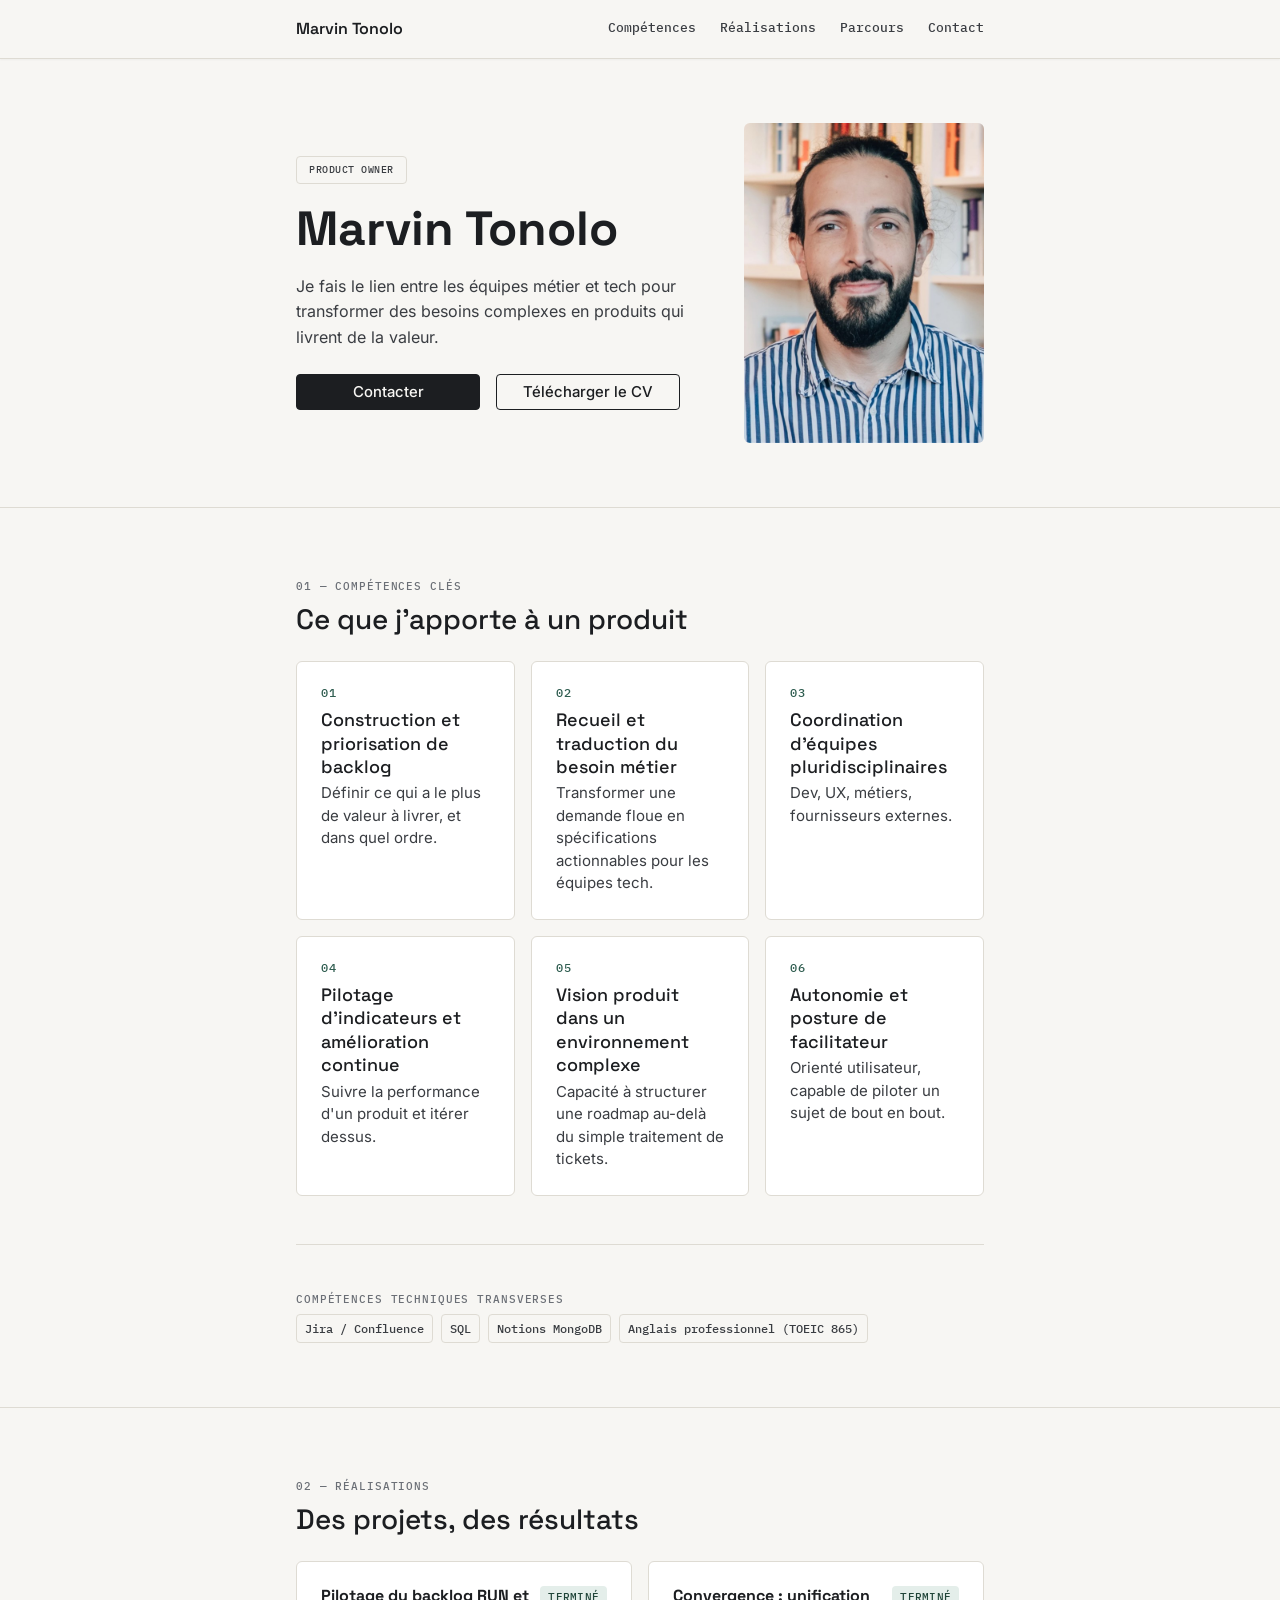
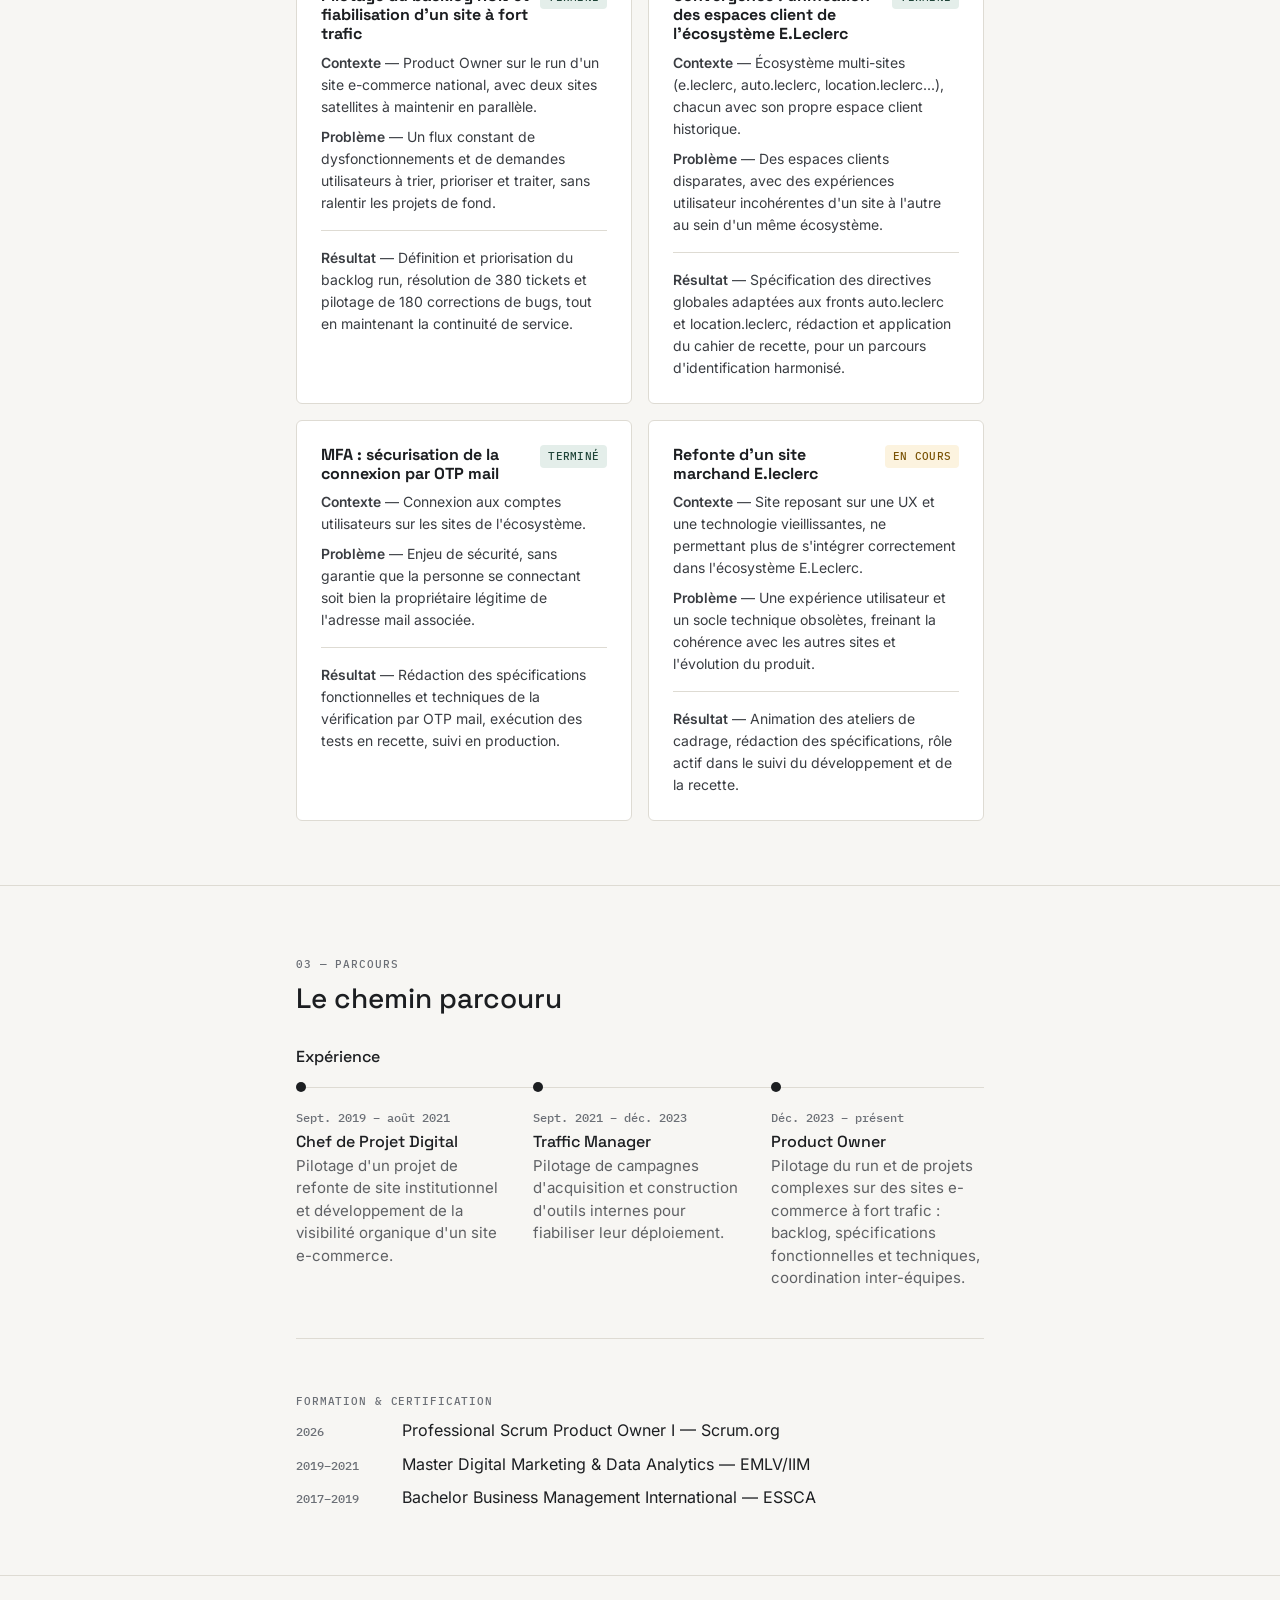
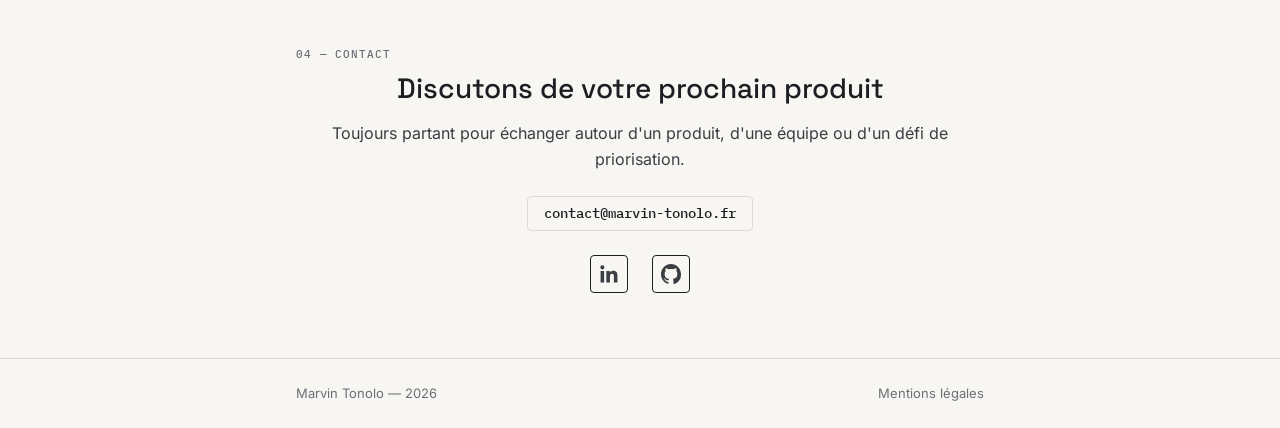
<file: index.html>
<!DOCTYPE html>
<html lang="fr">
<head>
  <meta charset="UTF-8">
  <meta name="viewport" content="width=device-width, initial-scale=1.0">
  <title>Marvin Tonolo — Product Owner | Backlog, Roadmap, Vision produit</title>
  <meta name="description" content="Product Owner spécialisé en pilotage de backlog, roadmap produit et coordination d'équipes pluridisciplinaires. Découvrez mes réalisations concrètes.">
  <link rel="canonical" href="https://marvin-tonolo.fr/">

  <link rel="icon" type="image/svg+xml" href="favicon.svg">
  <link rel="icon" type="image/x-icon" href="favicon.ico" sizes="16x16">
  <link rel="apple-touch-icon" href="apple-touch-icon.png">
  <link rel="manifest" href="site.webmanifest">

  <!-- Open Graph -->
  <meta property="og:type" content="website">
  <meta property="og:locale" content="fr_FR">
  <meta property="og:url" content="https://marvin-tonolo.fr/">
  <meta property="og:title" content="Marvin Tonolo — Product Owner | Backlog, Roadmap, Vision produit">
  <meta property="og:description" content="Product Owner spécialisé en pilotage de backlog, roadmap produit et coordination d'équipes pluridisciplinaires. Découvrez mes réalisations concrètes.">
  <meta property="og:image" content="https://marvin-tonolo.fr/assets/images/og-image.png">
  <meta property="og:image:width" content="1200">
  <meta property="og:image:height" content="630">

  <link rel="stylesheet" href="css/style.css">

  <!-- Schema.org — Person -->
  <script type="application/ld+json">
  {
    "@context": "https://schema.org",
    "@type": "Person",
    "name": "Marvin Tonolo",
    "jobTitle": "Product Owner",
    "url": "https://marvin-tonolo.fr/",
    "sameAs": [
      "https://www.linkedin.com/in/marvin-tonolo/",
      "https://github.com/MisterVain"
    ]
  }
  </script>

  <!-- GoatCounter -->
  <script data-goatcounter="https://marvin-tonolo.goatcounter.com/count"
          async src="//gc.zgo.at/count.js"></script>
</head>
<body>

  <header class="site-header">
    <div class="container site-nav">
      <p class="nav-brand">Marvin Tonolo</p>
      <nav aria-label="Navigation principale">
        <ul class="nav-list">
          <li><a href="#competences">Compétences</a></li>
          <li><a href="#preuves">Réalisations</a></li>
          <li><a href="#parcours">Parcours</a></li>
          <li><a href="#contact">Contact</a></li>
        </ul>
      </nav>
    </div>
  </header>

  <main>

    <section id="hero" class="section hero">
      <div class="container hero-layout">
        <div class="hero-avatar">
          <img src="assets/images/marvin-tonolo.jpeg" alt="Marvin Tonolo" width="800" height="800">
        </div>
        <div class="hero-content">
          <span class="hero-badge">Product Owner</span>
          <h1 class="hero-name">Marvin Tonolo</h1>
          <p class="hero-tagline text-secondary">Je fais le lien entre les équipes métier et tech pour transformer des besoins complexes en produits qui livrent de la valeur.</p>
          <div class="hero-cta">
            <a href="#contact" class="btn-primary">Contacter</a>
            <a href="cv-marvin-tonolo.pdf" download class="btn-secondary">Télécharger le CV</a>
          </div>
        </div>
      </div>
    </section>

    <hr class="section-divider">

    <section id="competences" class="section">
      <div class="container">
        <p class="section-eyebrow">01 — Compétences clés</p>
        <h2 class="section-title">Ce que j'apporte à un produit</h2>

        <ul class="skills-grid">
          <li class="skill-item card">
            <span class="card-number">01</span>
            <h3>Construction et priorisation de backlog</h3>
            <p class="text-secondary">Définir ce qui a le plus de valeur à livrer, et dans quel ordre.</p>
          </li>
          <li class="skill-item card">
            <span class="card-number">02</span>
            <h3>Recueil et traduction du besoin métier</h3>
            <p class="text-secondary">Transformer une demande floue en spécifications actionnables pour les équipes tech.</p>
          </li>
          <li class="skill-item card">
            <span class="card-number">03</span>
            <h3>Coordination d'équipes pluridisciplinaires</h3>
            <p class="text-secondary">Dev, UX, métiers, fournisseurs externes.</p>
          </li>
          <li class="skill-item card">
            <span class="card-number">04</span>
            <h3>Pilotage d'indicateurs et amélioration continue</h3>
            <p class="text-secondary">Suivre la performance d'un produit et itérer dessus.</p>
          </li>
          <li class="skill-item card">
            <span class="card-number">05</span>
            <h3>Vision produit dans un environnement complexe</h3>
            <p class="text-secondary">Capacité à structurer une roadmap au-delà du simple traitement de tickets.</p>
          </li>
          <li class="skill-item card">
            <span class="card-number">06</span>
            <h3>Autonomie et posture de facilitateur</h3>
            <p class="text-secondary">Orienté utilisateur, capable de piloter un sujet de bout en bout.</p>
          </li>
        </ul>

        <div class="skills-extra">
          <h3>Compétences techniques transverses</h3>
          <ul class="tag-list">
            <li class="tag">Jira / Confluence</li>
            <li class="tag">SQL</li>
            <li class="tag">Notions MongoDB</li>
            <li class="tag">Anglais professionnel (TOEIC 865)</li>
          </ul>
        </div>
      </div>
    </section>

    <hr class="section-divider">

    <section id="preuves" class="section">
      <div class="container">
        <p class="section-eyebrow">02 — Réalisations</p>
        <h2 class="section-title">Des projets, des résultats</h2>

        <div class="proof-grid">
          <article class="card">
            <div class="card-header">
              <h3>Pilotage du backlog RUN et fiabilisation d'un site à fort trafic</h3>
              <span class="badge-done">Terminé</span>
            </div>
            <div class="proof-content text-secondary">
              <p class="proof-block"><strong>Contexte</strong> — Product Owner sur le run d'un site e-commerce national, avec deux sites satellites à maintenir en parallèle.</p>
              <p class="proof-block"><strong>Problème</strong> — Un flux constant de dysfonctionnements et de demandes utilisateurs à trier, prioriser et traiter, sans ralentir les projets de fond.</p>
              <hr class="proof-divider">
              <p class="proof-block"><strong>Résultat</strong> — Définition et priorisation du backlog run, résolution de 380 tickets et pilotage de 180 corrections de bugs, tout en maintenant la continuité de service.</p>
            </div>
          </article>

          <article class="card">
            <div class="card-header">
              <h3>Convergence : unification des espaces client de l'écosystème E.Leclerc</h3>
              <span class="badge-done">Terminé</span>
            </div>
            <div class="proof-content text-secondary">
              <p class="proof-block"><strong>Contexte</strong> — Écosystème multi-sites (e.leclerc, auto.leclerc, location.leclerc...), chacun avec son propre espace client historique.</p>
              <p class="proof-block"><strong>Problème</strong> — Des espaces clients disparates, avec des expériences utilisateur incohérentes d'un site à l'autre au sein d'un même écosystème.</p>
              <hr class="proof-divider">
              <p class="proof-block"><strong>Résultat</strong> — Spécification des directives globales adaptées aux fronts auto.leclerc et location.leclerc, rédaction et application du cahier de recette, pour un parcours d'identification harmonisé.</p>
            </div>
          </article>

          <article class="card">
            <div class="card-header">
              <h3>MFA : sécurisation de la connexion par OTP mail</h3>
              <span class="badge-done">Terminé</span>
            </div>
            <div class="proof-content text-secondary">
              <p class="proof-block"><strong>Contexte</strong> — Connexion aux comptes utilisateurs sur les sites de l'écosystème.</p>
              <p class="proof-block"><strong>Problème</strong> — Enjeu de sécurité, sans garantie que la personne se connectant soit bien la propriétaire légitime de l'adresse mail associée.</p>
              <hr class="proof-divider">
              <p class="proof-block"><strong>Résultat</strong> — Rédaction des spécifications fonctionnelles et techniques de la vérification par OTP mail, exécution des tests en recette, suivi en production.</p>
            </div>
          </article>

          <article class="card">
            <div class="card-header">
              <h3>Refonte d'un site marchand E.leclerc</h3>
              <span class="badge-progress">En cours</span>
            </div>
            <div class="proof-content text-secondary">
              <p class="proof-block"><strong>Contexte</strong> — Site reposant sur une UX et une technologie vieillissantes, ne permettant plus de s'intégrer correctement dans l'écosystème E.Leclerc.</p>
              <p class="proof-block"><strong>Problème</strong> — Une expérience utilisateur et un socle technique obsolètes, freinant la cohérence avec les autres sites et l'évolution du produit.</p>
              <hr class="proof-divider">
              <p class="proof-block"><strong>Résultat</strong> — Animation des ateliers de cadrage, rédaction des spécifications, rôle actif dans le suivi du développement et de la recette.</p>
            </div>
          </article>
        </div>
      </div>
    </section>

    <hr class="section-divider">

    <section id="parcours" class="section">
      <div class="container">
        <p class="section-eyebrow">03 — Parcours</p>
        <h2 class="section-title">Le chemin parcouru</h2>

        <h3 class="parcours-subtitle">Expérience</h3>
        <ol class="timeline">
          <li class="timeline-item">
            <span class="timeline-dot" aria-hidden="true"></span>
            <p class="timeline-meta text-tertiary">Sept. 2019 – août 2021</p>
            <h4 class="timeline-role">Chef de Projet Digital</h4>
            <p class="text-secondary">Pilotage d'un projet de refonte de site institutionnel et développement de la visibilité organique d'un site e-commerce.</p>
          </li>
          <li class="timeline-item">
            <span class="timeline-dot" aria-hidden="true"></span>
            <p class="timeline-meta text-tertiary">Sept. 2021 – déc. 2023</p>
            <h4 class="timeline-role">Traffic Manager</h4>
            <p class="text-secondary">Pilotage de campagnes d'acquisition et construction d'outils internes pour fiabiliser leur déploiement.</p>
          </li>
          <li class="timeline-item">
            <span class="timeline-dot" aria-hidden="true"></span>
            <p class="timeline-meta text-tertiary">Déc. 2023 – présent</p>
            <h4 class="timeline-role">Product Owner</h4>
            <p class="text-secondary">Pilotage du run et de projets complexes sur des sites e-commerce à fort trafic : backlog, spécifications fonctionnelles et techniques, coordination inter-équipes.</p>
          </li>
        </ol>

        <hr class="parcours-divider">

        <div class="parcours-education">
          <p class="section-eyebrow">Formation &amp; Certification</p>
          <ul class="education-list">
             <li class="education-item">
              <span class="education-date text-tertiary">2026</span>
              <span class="education-label">Professional Scrum Product Owner I — Scrum.org</span>
            </li>
            <li class="education-item">
              <span class="education-date text-tertiary">2019–2021</span>
              <span class="education-label">Master Digital Marketing &amp; Data Analytics — EMLV/IIM</span>
            </li>
            <li class="education-item">
              <span class="education-date text-tertiary">2017–2019</span>
              <span class="education-label">Bachelor Business Management International — ESSCA</span>
            </li>
          </ul>
        </div>
      </div>
    </section>

    <hr class="section-divider">

    <section id="contact" class="section">
      <div class="container">
        <p class="section-eyebrow">04 — Contact</p>
        <h2 class="section-title">Discutons de votre prochain produit</h2>
        <p class="contact-tagline text-secondary">Toujours partant pour échanger autour d'un produit, d'une équipe ou d'un défi de priorisation.</p>

        <div class="hero-cta">
          <a href="mailto:contact@marvin-tonolo.fr" class="contact-email-link">contact@marvin-tonolo.fr</a>
        </div>

        <ul class="social-links">
          <li>
            <a href="https://www.linkedin.com/in/marvin-tonolo/" target="_blank" rel="noopener noreferrer" aria-label="Profil LinkedIn de Marvin Tonolo">
              <svg viewBox="0 0 24 24" width="24" height="24" fill="currentColor" aria-hidden="true" focusable="false">
                <path d="M20.45 20.45h-3.55v-5.57c0-1.33-.02-3.03-1.85-3.03-1.86 0-2.14 1.45-2.14 2.94v5.66H9.36V9h3.41v1.56h.05c.47-.9 1.63-1.85 3.36-1.85 3.59 0 4.25 2.36 4.25 5.44v6.3zM5.34 7.43a2.06 2.06 0 1 1 0-4.12 2.06 2.06 0 0 1 0 4.12zM7.12 20.45H3.56V9h3.56v11.45z"/>
              </svg>
            </a>
          </li>
          <li>
            <a href="https://github.com/MisterVain" target="_blank" rel="noopener noreferrer" aria-label="Profil GitHub de Marvin Tonolo">
              <svg viewBox="0 0 24 24" width="24" height="24" fill="currentColor" aria-hidden="true" focusable="false">
                <path d="M12 2C6.48 2 2 6.58 2 12.19c0 4.49 2.87 8.3 6.84 9.65.5.1.68-.22.68-.48 0-.24-.01-.87-.01-1.71-2.78.62-3.37-1.36-3.37-1.36-.45-1.18-1.11-1.49-1.11-1.49-.91-.63.07-.62.07-.62 1 .07 1.53 1.05 1.53 1.05.89 1.56 2.34 1.11 2.91.85.09-.66.35-1.11.63-1.37-2.22-.26-4.56-1.14-4.56-5.06 0-1.12.39-2.03 1.03-2.75-.1-.26-.45-1.31.1-2.72 0 0 .84-.28 2.75 1.05a9.3 9.3 0 0 1 2.5-.35c.85 0 1.7.12 2.5.35 1.91-1.33 2.75-1.05 2.75-1.05.55 1.41.2 2.46.1 2.72.64.72 1.03 1.63 1.03 2.75 0 3.93-2.34 4.79-4.57 5.05.36.32.68.95.68 1.92 0 1.39-.01 2.51-.01 2.85 0 .27.18.59.69.48A10.02 10.02 0 0 0 22 12.19C22 6.58 17.52 2 12 2z"/>
              </svg>
            </a>
          </li>
        </ul>
      </div>
    </section>

  </main>

  <footer class="site-footer">
    <div class="container footer-row">
      <p class="text-tertiary">Marvin Tonolo — 2026</p>
      <a href="mentions-legales.html" class="footer-link text-tertiary">Mentions légales</a>
    </div>
  </footer>

</body>
</html>
</file>
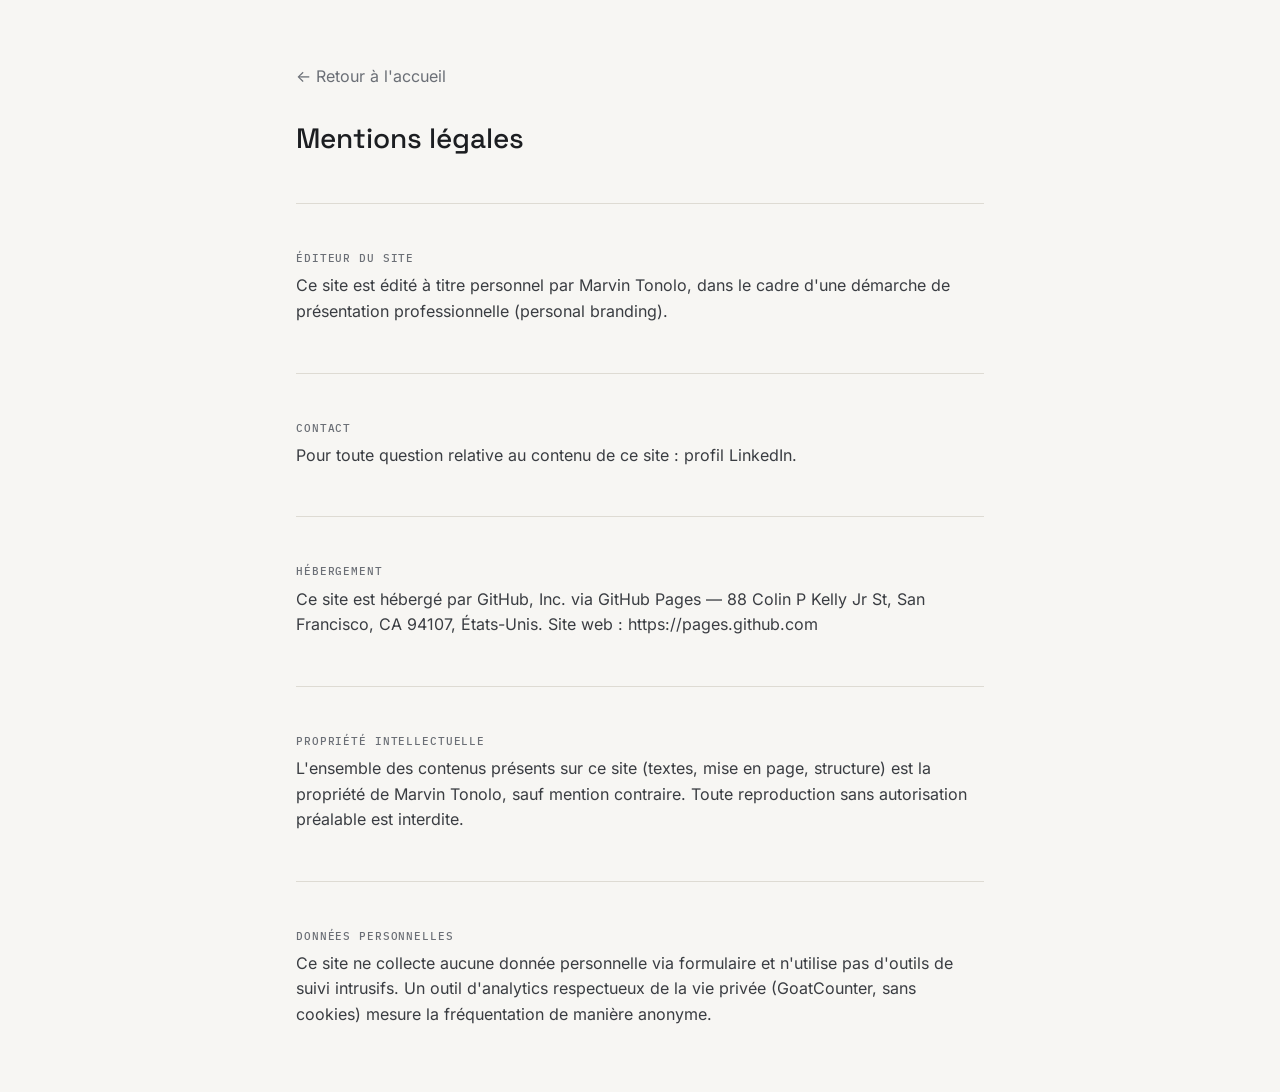
<file: mentions-legales.html>
<!DOCTYPE html>
<html lang="fr">
<head>
  <meta charset="UTF-8">
  <meta name="viewport" content="width=device-width, initial-scale=1.0">
  <title>Mentions légales | Marvin Tonolo</title>
  <meta name="robots" content="noindex">

  <link rel="icon" type="image/svg+xml" href="favicon.svg">
  <link rel="icon" type="image/x-icon" href="favicon.ico" sizes="16x16">
  <link rel="apple-touch-icon" href="apple-touch-icon.png">
  <link rel="manifest" href="site.webmanifest">

  <link rel="stylesheet" href="css/style.css">
</head>
<body>

  <main>

    <section class="section">
      <div class="container">
        <a href="index.html" class="footer-link text-tertiary">← Retour à l'accueil</a>

        <h1 class="section-title" style="margin-top: var(--space-5);">Mentions légales</h1>

        <div class="skills-extra">
          <h3 style="margin-bottom: var(--space-2);">Éditeur du site</h3>
          <p class="text-secondary">Ce site est édité à titre personnel par Marvin Tonolo, dans le cadre d'une démarche de présentation professionnelle (personal branding).</p>
        </div>

        <div class="skills-extra">
          <h3 style="margin-bottom: var(--space-2);">Contact</h3>
          <p class="text-secondary">Pour toute question relative au contenu de ce site : <a href="https://www.linkedin.com/in/marvin-tonolo/" target="_blank" rel="noopener noreferrer" class="footer-link">profil LinkedIn</a>.</p>
        </div>

        <div class="skills-extra">
          <h3 style="margin-bottom: var(--space-2);">Hébergement</h3>
          <p class="text-secondary">Ce site est hébergé par GitHub, Inc. via GitHub Pages — 88 Colin P Kelly Jr St, San Francisco, CA 94107, États-Unis. Site web : <a href="https://pages.github.com" target="_blank" rel="noopener noreferrer" class="footer-link">https://pages.github.com</a></p>
        </div>

        <div class="skills-extra">
          <h3 style="margin-bottom: var(--space-2);">Propriété intellectuelle</h3>
          <p class="text-secondary">L'ensemble des contenus présents sur ce site (textes, mise en page, structure) est la propriété de Marvin Tonolo, sauf mention contraire. Toute reproduction sans autorisation préalable est interdite.</p>
        </div>

        <div class="skills-extra">
          <h3 style="margin-bottom: var(--space-2);">Données personnelles</h3>
          <p class="text-secondary">Ce site ne collecte aucune donnée personnelle via formulaire et n'utilise pas d'outils de suivi intrusifs. Un outil d'analytics respectueux de la vie privée (GoatCounter, sans cookies) mesure la fréquentation de manière anonyme.</p>
        </div>
      </div>
    </section>

  </main>

</body>
</html>
</file>
<file: css/style.css>
/* ==========================================================================
   marvin-tonolo.fr — Fondations CSS
   Variables, polices, reset, composants réutilisables, structure responsive.
   Vanilla CSS — pas de préprocesseur, pas de framework.
   ========================================================================== */

/* --------------------------------------------------------------------------
   1. Variables
   -------------------------------------------------------------------------- */

:root {
  /* Couleurs */
  --color-paper: #F7F6F3;
  --color-ink: #1C1E21;
  --color-ink-rgb: 28, 30, 33;
  --color-line: #DEDBD3;
  --color-text-secondary: #3A3D42;
  --color-text-tertiary: #6B6F76;
  --color-done-bg: #E4EEEA;
  --color-done-text: #1F4438;
  --color-progress-bg: #FCF3DF;
  --color-progress-text: #7A5306;
  --color-accent: #2F5D50;

  --color-surface: #FFFFFF;

  /* Typographie */
  --font-display: 'Space Grotesk', sans-serif;
  --font-body: 'Inter', sans-serif;
  --font-mono: 'IBM Plex Mono', monospace;

  /* Rythme / échelle */
  --space-1: 4px;
  --space-2: 8px;
  --space-3: 16px;
  --space-4: 24px;
  --space-5: 32px;
  --space-6: 48px;
  --space-7: 64px;
  --space-8: 96px;

  --radius-sm: 4px;
  --radius-md: 6px;

  --container-max-width: 720px;
  --container-padding: var(--space-3);

  /* Hauteur réelle mesurée du header : ~116px mobile (marque + nav sur 2
     lignes), ~59px desktop (une ligne). Marge de sécurité ajoutée pour
     absorber un futur libellé de nav plus long ou un rendu de police
     différent — à revérifier si le contenu du header change. */
  --header-height: 140px;
}

@media (min-width: 768px) {
  :root {
    --header-height: 76px;
  }
}

/* --------------------------------------------------------------------------
   2. Polices (@font-face)
   -------------------------------------------------------------------------- */

@font-face {
  font-family: 'Space Grotesk';
  src: url('../assets/fonts/Space_Grotesk/SpaceGrotesk-Regular.woff2') format('woff2');
  font-weight: 400;
  font-display: swap;
}
@font-face {
  font-family: 'Space Grotesk';
  src: url('../assets/fonts/Space_Grotesk/SpaceGrotesk-Medium.woff2') format('woff2');
  font-weight: 500;
  font-display: swap;
}
@font-face {
  font-family: 'Space Grotesk';
  src: url('../assets/fonts/Space_Grotesk/SpaceGrotesk-SemiBold.woff2') format('woff2');
  font-weight: 600;
  font-display: swap;
}
@font-face {
  font-family: 'Space Grotesk';
  src: url('../assets/fonts/Space_Grotesk/SpaceGrotesk-Bold.woff2') format('woff2');
  font-weight: 700;
  font-display: swap;
}
@font-face {
  font-family: 'Inter';
  src: url('../assets/fonts/Inter/Inter-Regular.woff2') format('woff2');
  font-weight: 400;
  font-display: swap;
}
@font-face {
  font-family: 'Inter';
  src: url('../assets/fonts/Inter/Inter-Italic.woff2') format('woff2');
  font-weight: 400;
  font-style: italic;
  font-display: swap;
}
@font-face {
  font-family: 'Inter';
  src: url('../assets/fonts/Inter/Inter18pt-Medium.woff2') format('woff2');
  font-weight: 500;
  font-display: swap;
}
@font-face {
  font-family: 'Inter';
  src: url('../assets/fonts/Inter/Inter18pt-SemiBold.woff2') format('woff2');
  font-weight: 600;
  font-display: swap;
}
@font-face {
  font-family: 'Inter';
  src: url('../assets/fonts/Inter/Inter18pt-Bold.woff2') format('woff2');
  font-weight: 700;
  font-display: swap;
}
@font-face {
  font-family: 'IBM Plex Mono';
  src: url('../assets/fonts/IBM_Plex_Mono/IBMPlexMono-Medium.woff2') format('woff2');
  font-weight: 500;
  font-display: swap;
}

/* --------------------------------------------------------------------------
   3. Reset / Base
   -------------------------------------------------------------------------- */

*,
*::before,
*::after {
  box-sizing: border-box;
}

* {
  margin: 0;
  padding: 0;
}

html {
  scroll-behavior: smooth;
  -webkit-text-size-adjust: 100%;
}

body {
  background-color: var(--color-paper);
  color: var(--color-ink);
  font-family: var(--font-body);
  font-weight: 400;
  font-size: 16px;
  line-height: 1.6;
  -webkit-font-smoothing: antialiased;
  text-rendering: optimizeLegibility;
}

img,
picture,
svg,
video {
  display: block;
  max-width: 100%;
  height: auto;
}

ul,
ol {
  list-style: none;
}

a {
  color: inherit;
  text-decoration: none;
}

button,
input,
textarea,
select {
  font: inherit;
  color: inherit;
  background: none;
  border: none;
}

button {
  cursor: pointer;
}

h1, h2, h3, h4, h5, h6 {
  font-family: var(--font-display);
  font-weight: 500;
  line-height: 1.2;
}

/* --------------------------------------------------------------------------
   4. Accessibilité — focus visible, préférences de mouvement
   -------------------------------------------------------------------------- */

a:focus-visible,
button:focus-visible,
input:focus-visible,
textarea:focus-visible,
[tabindex]:focus-visible {
  outline: 2px solid var(--color-ink);
  outline-offset: 2px;
  border-radius: var(--radius-sm);
}

@media (prefers-reduced-motion: reduce) {
  html {
    scroll-behavior: auto;
  }
}

/* --------------------------------------------------------------------------
   5. Structure / conteneur de page
   -------------------------------------------------------------------------- */

.container {
  width: 100%;
  max-width: var(--container-max-width);
  margin-inline: auto;
  padding-inline: var(--container-padding);
}

.section {
  padding-block: var(--space-6);
  scroll-margin-top: var(--header-height);
}

@media (min-width: 768px) {
  .section {
    padding-block: var(--space-7);
  }
}

/* --------------------------------------------------------------------------
   6. Typographie utilitaire
   -------------------------------------------------------------------------- */

.section-eyebrow {
  display: inline-block;
  font-family: var(--font-mono);
  font-weight: 500;
  font-size: 11px;
  letter-spacing: 0.08em;
  text-transform: uppercase;
  color: var(--color-text-tertiary);
  margin-bottom: var(--space-2);
}

.section-title {
  font-family: var(--font-display);
  font-weight: 500;
  font-size: 24px;
  color: var(--color-ink);
}

@media (min-width: 768px) {
  .section-title {
    font-size: 28px;
  }
}

.hero-name {
  font-family: var(--font-display);
  font-weight: 700;
  font-size: 36px;
  color: var(--color-ink);
}

@media (min-width: 768px) {
  .hero-name {
    font-size: 48px;
  }
}

.text-secondary {
  color: var(--color-text-secondary);
}

.text-tertiary {
  color: var(--color-text-tertiary);
}

/* --------------------------------------------------------------------------
   7. Séparateur de section
   -------------------------------------------------------------------------- */

.section-divider {
  border: none;
  border-top: 1px solid var(--color-line);
  margin: 0;
}

/* --------------------------------------------------------------------------
   8. Boutons
   -------------------------------------------------------------------------- */

.btn-primary,
.btn-secondary {
  display: inline-flex;
  align-items: center;
  justify-content: center;
  gap: var(--space-2);
  padding: var(--space-2) var(--space-4);
  border-radius: var(--radius-sm);
  font-family: var(--font-body);
  font-weight: 500;
  font-size: 15px;
  line-height: 1.2;
  transition: background-color 0.15s ease, color 0.15s ease, border-color 0.15s ease;
}

.hero-cta .btn-primary,
.hero-cta .btn-secondary {
  min-width: 11.5rem;
}

.btn-primary {
  background-color: var(--color-ink);
  color: var(--color-paper);
  border: 1px solid var(--color-ink);
}

.btn-primary:hover {
  background-color: var(--color-text-secondary);
  border-color: var(--color-text-secondary);
}

.btn-secondary {
  background-color: transparent;
  color: var(--color-ink);
  border: 1px solid var(--color-ink);
}

.btn-secondary:hover {
  background-color: var(--color-ink);
  color: var(--color-paper);
}

/* --------------------------------------------------------------------------
   9. Badges
   -------------------------------------------------------------------------- */

.badge-done,
.badge-progress {
  display: inline-block;
  font-family: var(--font-mono);
  font-weight: 500;
  font-size: 11px;
  letter-spacing: 0.02em;
  text-transform: uppercase;
  padding: var(--space-1) var(--space-2);
  border-radius: var(--radius-sm);
  line-height: 1.4;
}

.badge-done {
  background-color: var(--color-done-bg);
  color: var(--color-done-text);
}

.badge-progress {
  background-color: var(--color-progress-bg);
  color: var(--color-progress-text);
}

/* --------------------------------------------------------------------------
   10. Card
   -------------------------------------------------------------------------- */

.card {
  background-color: var(--color-surface);
  border: 1px solid var(--color-line);
  border-radius: var(--radius-md);
  padding: var(--space-4);
}

/* --------------------------------------------------------------------------
   11. Avatar / placeholder du hero
   -------------------------------------------------------------------------- */

.hero-avatar {
  width: 120px;
  height: 120px;
  border-radius: 50%;
  overflow: hidden;
  background-color: var(--color-line);
  flex-shrink: 0;
}

.hero-avatar img {
  width: 100%;
  height: 100%;
  object-fit: cover;
}

@media (min-width: 768px) {
  .hero-avatar {
    width: 100%;
    height: auto;
    aspect-ratio: 3 / 4;
    border-radius: var(--radius-md);
  }
}

/* --------------------------------------------------------------------------
   12. Layout hero (colonne mobile, deux colonnes desktop)
   -------------------------------------------------------------------------- */

.hero-layout {
  display: flex;
  flex-direction: column;
  align-items: flex-start;
  gap: var(--space-4);
}

@media (min-width: 768px) {
  .hero-layout {
    flex-direction: row-reverse;
    align-items: center;
    gap: var(--space-6);
  }

  .hero-layout > .hero-avatar {
    max-width: 240px;
  }
}

.hero-badge {
  display: inline-block;
  font-family: var(--font-mono);
  font-weight: 500;
  font-size: 10px;
  letter-spacing: 0.05em;
  text-transform: uppercase;
  color: var(--color-text-secondary);
  background-color: transparent;
  border: 1px solid var(--color-line);
  border-radius: var(--radius-sm);
  padding: 5px 12px;
  margin-bottom: var(--space-3);
}

/* --------------------------------------------------------------------------
   13. En-tête / navigation
   -------------------------------------------------------------------------- */

.site-header {
  position: sticky;
  top: 0;
  z-index: 100;
  background-color: var(--color-paper);
  border-bottom: 1px solid var(--color-line);
  box-shadow: 0 1px 2px rgba(var(--color-ink-rgb), 0.04);
}

.site-nav {
  display: flex;
  flex-wrap: wrap;
  align-items: center;
  justify-content: space-between;
  gap: var(--space-2);
  padding-block: var(--space-3);
}

.nav-brand {
  font-family: var(--font-display);
  font-weight: 600;
  font-size: 16px;
}

.nav-list {
  display: flex;
  flex-wrap: wrap;
  gap: var(--space-2) var(--space-4);
  font-family: var(--font-mono);
  font-size: 13px;
}

.nav-list a {
  color: var(--color-text-secondary);
}

.nav-list a:hover {
  color: var(--color-ink);
}

/* --------------------------------------------------------------------------
   14. Groupe de boutons (hero, contact)
   -------------------------------------------------------------------------- */

.hero-cta {
  display: flex;
  flex-wrap: wrap;
  gap: var(--space-3);
  margin-top: var(--space-4);
}

.hero-tagline {
  margin-top: var(--space-3);
  max-width: 48ch;
  font-family: var(--font-body);
  text-align: left;
}

/* --------------------------------------------------------------------------
   15. Compétences clés
   -------------------------------------------------------------------------- */

.skills-grid {
  display: grid;
  grid-template-columns: 1fr;
  gap: var(--space-3);
  margin-top: var(--space-4);
}

@media (min-width: 768px) {
  .skills-grid {
    grid-template-columns: repeat(3, 1fr);
  }
}

.card-number {
  display: block;
  font-family: var(--font-mono);
  font-size: 12px;
  font-weight: 400;
  color: var(--color-accent);
  line-height: 1.20;
  letter-spacing: 0.08em;
  text-align: left;
  text-transform: none;
  margin-bottom: var(--space-2);
}

.skill-item h3 {
  font-family: var(--font-display);
  font-size: 18px;
  font-weight: 500;
  color: var(--color-ink);
  line-height: 1.30;
  text-align: left;
  text-transform: none;
  margin-bottom: var(--space-1);
}

.skill-item p {
  font-family: var(--font-body);
  font-size: 14.5px;
  font-weight: 400;
  line-height: 1.55;
  text-align: left;
  text-transform: none;
}

.skills-extra {
  margin-top: var(--space-6);
  padding-top: var(--space-6);
  border-top: 1px solid var(--color-line);
}

.skills-extra h3 {
  font-family: var(--font-mono);
  font-weight: 500;
  font-size: 11px;
  letter-spacing: 0.08em;
  text-transform: uppercase;
  color: var(--color-text-tertiary);
  margin-bottom: var(--space-2);
}

.tag-list {
  display: flex;
  flex-wrap: wrap;
  gap: var(--space-2);
}

.tag {
  font-family: var(--font-mono);
  font-size: 12px;
  color: var(--color-text-secondary);
  border: 1px solid var(--color-line);
  border-radius: var(--radius-sm);
  padding: var(--space-1) var(--space-2);
}

/* --------------------------------------------------------------------------
   16. Preuves concrètes
   -------------------------------------------------------------------------- */

.proof-grid {
  display: grid;
  grid-template-columns: 1fr;
  gap: var(--space-3);
  margin-top: var(--space-4);
}

@media (min-width: 768px) {
  .proof-grid {
    grid-template-columns: repeat(2, 1fr);
  }
}

.card-header {
  display: flex;
  flex-wrap: nowrap;
  align-items: flex-start;
  justify-content: space-between;
  gap: var(--space-2);
  margin-bottom: var(--space-2);
}

.card-header h3 {
  font-size: 16px;
  font-weight: 700;
}

.card-header .badge-done,
.card-header .badge-progress {
  flex-shrink: 0;
}

.proof-content {
  display: flex;
  flex-direction: column;
}

.proof-block {
  margin-top: var(--space-2);
  font-family: var(--font-body);
  font-size: 14px;
  font-weight: 400;
  line-height: 22px;
  text-transform: none;
}

.proof-block:first-child {
  margin-top: 0;
}

.proof-block strong {
  font-family: var(--font-body);
  font-size: 14px;
  font-weight: 600;
  line-height: 22px;
  text-transform: none;
}

.proof-divider {
  border: none;
  border-top: 1px solid var(--color-line);
  /* Le bloc suivant ajoute déjà --space-2 en margin-top (flex column, pas
     de fusion de marges) : on compense ici pour un espacement symétrique
     de --space-3 de part et d'autre du trait. */
  margin: var(--space-3) 0 var(--space-2);
}

/* --------------------------------------------------------------------------
   17. Parcours
   -------------------------------------------------------------------------- */

.parcours-subtitle {
  font-size: 16px;
  margin-top: var(--space-5);
  margin-bottom: var(--space-3);
}

.timeline {
  display: flex;
  flex-direction: column;
  gap: var(--space-4);
  border-left: 1px solid var(--color-line);
}

.timeline-item {
  padding-left: var(--space-4);
}

.timeline-dot {
  display: none;
}

.timeline-meta {
  font-family: var(--font-mono);
  font-size: 12px;
  margin-bottom: var(--space-1);
}

.timeline-role {
  font-size: 16px;
  margin-bottom: var(--space-1);
}

.timeline-item p:not(.timeline-meta) {
  font-family: var(--font-body);
  font-size: 14.5px;
  line-height: 1.55;
  opacity: 0.8;
  margin: 0;
}

@media (min-width: 768px) {
  .timeline {
    flex-direction: row;
    align-items: flex-start;
    border-left: none;
    position: relative;
    gap: var(--space-4);
  }

  .timeline::before {
    content: "";
    position: absolute;
    top: 5px;
    left: 0;
    right: 0;
    height: 1px;
    background-color: var(--color-line);
  }

  .timeline-item {
    flex: 1 1 0;
    min-width: 0;
    padding-left: 0;
    position: relative;
  }

  .timeline-dot {
    display: block;
    position: relative;
    z-index: 1;
    width: 10px;
    height: 10px;
    border-radius: 50%;
    background-color: var(--color-ink);
    margin-bottom: var(--space-3);
  }
}

.parcours-divider {
  border: none;
  border-top: 1px solid var(--color-line);
  margin: var(--space-6) 0;
}

.education-list {
  display: flex;
  flex-direction: column;
  gap: var(--space-2);
}

.education-item {
  display: flex;
  align-items: baseline;
  gap: var(--space-3);
}

.education-date {
  font-family: var(--font-mono);
  font-size: 12px;
  min-width: 90px;
  flex-shrink: 0;
}

.education-label {
  font-family: var(--font-body);
  font-size: 16px;
  color: var(--color-ink);
}

/* --------------------------------------------------------------------------
   18. Contact
   -------------------------------------------------------------------------- */

.contact-tagline {
  font-family: var(--font-body);
  font-size: 16px;
  font-weight: 400;
  line-height: 1.60;
  text-align: center;
  text-transform: none;
  margin-top: var(--space-3);
}

#contact .section-title {
  text-align: center;
}

#contact .hero-cta {
  justify-content: center;
}

.contact-email-link {
  display: inline-flex;
  align-items: center;
  justify-content: center;
  font-family: 'IBM Plex Mono', monospace;
  font-size: 14px;
  font-weight: 400;
  color: #1C1E21;
  line-height: 1.20;
  text-align: center;
  text-transform: none;
  background: none;
  border: 1px solid #DEDBD3;
  border-radius: 4px;
  padding: 8px 16px;
}

.social-links {
  display: flex;
  justify-content: center;
  gap: var(--space-4);
  margin-top: var(--space-4);
}

.social-links a {
  display: inline-flex;
  align-items: center;
  justify-content: center;
  color: var(--color-text-secondary);
  border: 1px solid #1C1E21;
  border-radius: 4px;
  background: none;
  opacity: 1.00;
  padding: 6px;
}

.social-links a:hover {
  color: var(--color-ink);
}

/* --------------------------------------------------------------------------
   19. Pied de page
   -------------------------------------------------------------------------- */

.site-footer {
  border-top: 1px solid var(--color-line);
}

.footer-row {
  display: flex;
  flex-wrap: wrap;
  align-items: center;
  justify-content: space-between;
  gap: var(--space-2);
  padding-block: var(--space-4);
  font-size: 13px;
}

.footer-link:hover {
  color: var(--color-ink);
}

/* --------------------------------------------------------------------------
   20. Ajustements mobile (@media max-width: 767px uniquement — borne basse
   du breakpoint desktop @media (min-width: 768px) utilisé partout ailleurs
   dans ce fichier, pour éviter tout chevauchement exactement à 768px)
   -------------------------------------------------------------------------- */

@media (max-width: 767px) {
  /* Test : header/nav masqués sur mobile (à retirer si non concluant) */
  .site-header {
    display: none;
  }

  /* Navigation sur une seule ligne, scroll horizontal discret si ça déborde */
  .site-nav {
    flex-wrap: nowrap;
  }

  .nav-brand {
    display: none;
  }

  .site-nav nav {
    min-width: 0;
  }

  .nav-list {
    flex-wrap: nowrap;
    overflow-x: auto;
    -webkit-overflow-scrolling: touch;
    scrollbar-width: none;
    /* Ombres de scroll : visibles uniquement tant qu'il reste du contenu à
       découvrir de ce côté (se masquent d'elles-mêmes en fin de course),
       via la technique des calques de fond local/scroll — pas de JS. */
    background-image:
      linear-gradient(to right, var(--color-paper) 30%, rgba(247, 246, 243, 0)),
      linear-gradient(to left, var(--color-paper) 30%, rgba(247, 246, 243, 0)),
      linear-gradient(to right, rgba(var(--color-ink-rgb), 0.18), rgba(var(--color-ink-rgb), 0)),
      linear-gradient(to left, rgba(var(--color-ink-rgb), 0.18), rgba(var(--color-ink-rgb), 0));
    background-position: 0 0, 100% 0, 0 0, 100% 0;
    background-repeat: no-repeat;
    background-color: var(--color-paper);
    background-size: 20px 100%, 20px 100%, 10px 100%, 10px 100%;
    background-attachment: local, local, scroll, scroll;
  }

  .nav-list::-webkit-scrollbar {
    display: none;
  }

  .nav-list li {
    flex-shrink: 0;
  }

  :root {
    --header-height: 0px;
  }

  /* Hero en carte compacte : avatar réduit en ligne avec le nom,
     badge/tagline/CTA repositionnés sans toucher au DOM (hero-content
     passe en display:contents pour rejoindre la grille du hero-layout). */
  .hero-layout {
    display: grid;
    grid-template-columns: auto 1fr;
    align-items: center;
    row-gap: 0;
    column-gap: var(--space-3);
  }

  .hero-content {
    display: contents;
  }

  .hero-avatar {
    grid-column: 1;
    grid-row: 1;
    width: 64px;
    height: 64px;
  }

  .hero-badge {
    grid-column: 1 / -1;
    grid-row: 2;
    justify-self: start;
    margin-top: var(--space-3);
    margin-bottom: 0;
  }

  .hero-name {
    grid-column: 2;
    grid-row: 1;
    font-size: 26px;
  }

  .hero-tagline {
    grid-column: 1 / -1;
    grid-row: 3;
  }

  .hero-layout .hero-cta {
    grid-column: 1 / -1;
    grid-row: 4;
    flex-direction: column;
    align-items: stretch;
  }

  .hero-cta .btn-primary,
  .hero-cta .btn-secondary {
    width: 100%;
    min-width: 0;
  }
}
</file>
